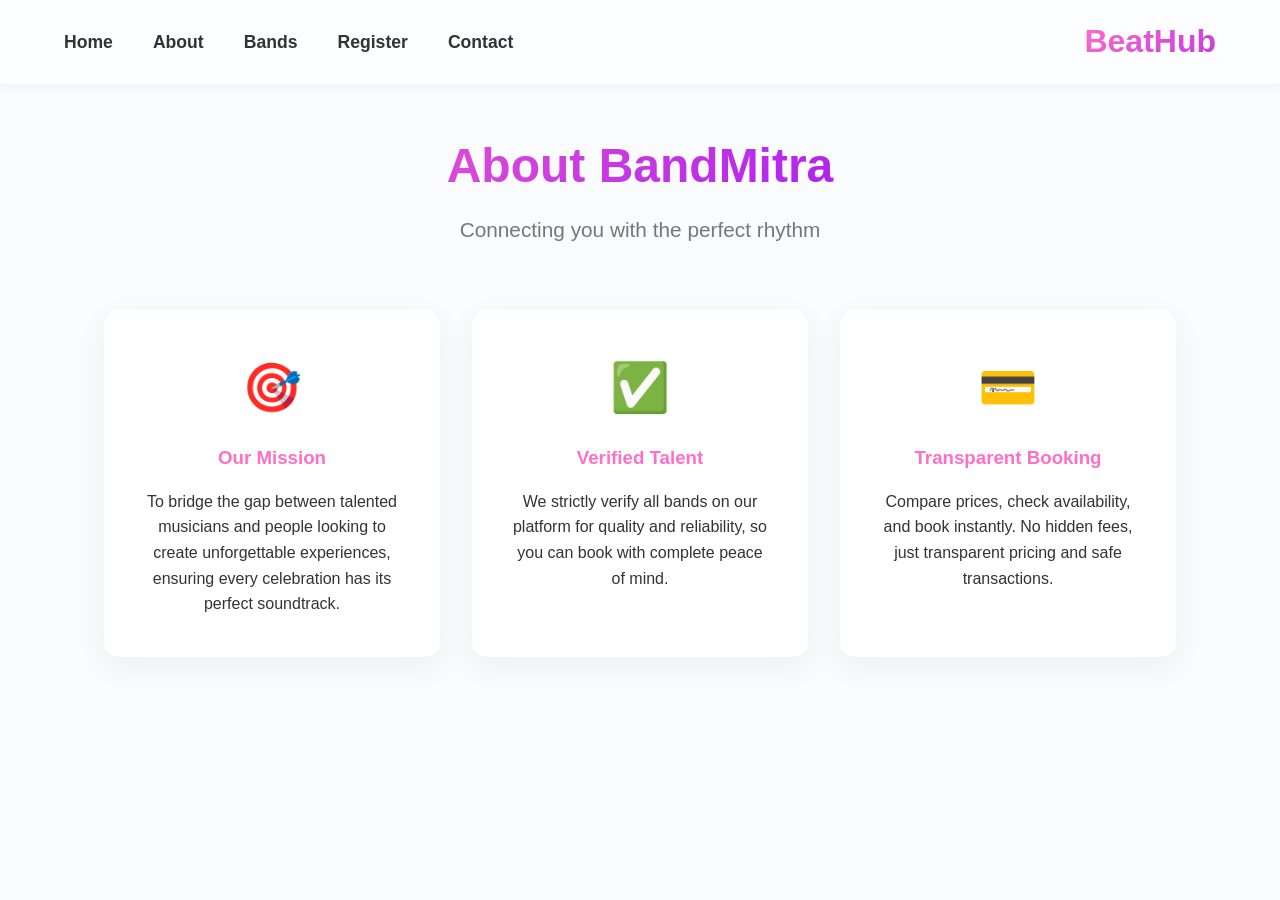
<file: about.html>
<!DOCTYPE html>
<html lang="en">
<head>
  <meta charset="UTF-8">
  <meta name="viewport" content="width=device-width, initial-scale=1.0">
  <title>About Us | BeatHub</title>
  <link rel="stylesheet" href="style.css">
</head>
<body>

  <nav class="navbar">
    <ul class="nav-links">
      <li><a href="index.html">Home</a></li>
      <li><a href="about.html">About</a></li>
      <li><a href="bands.html">Bands</a></li>
      <li><a href="register.html">Register</a></li>
      <li><a href="contact.html">Contact</a></li>
    </ul>
    <div class="logo"><a href="index.html" style="text-decoration: none;">BeatHub</a></div>
  </nav>

  <main class="container">
    <header class="section-header">
      <h1 class="section-title">About BandMitra</h1>
      <p class="section-subtitle">Connecting you with the perfect rhythm</p>
    </header>
    
    <div class="band-list" style="grid-template-columns: repeat(auto-fit, minmax(300px, 1fr));">
      <div class="feature-card">
        <div class="card-icon">🎯</div>
        <h3>Our Mission</h3>
        <p>To bridge the gap between talented musicians and people looking to create unforgettable experiences, ensuring every celebration has its perfect soundtrack.</p>
      </div>
      
      <div class="feature-card">
        <div class="card-icon">✅</div>
        <h3>Verified Talent</h3>
        <p>We strictly verify all bands on our platform for quality and reliability, so you can book with complete peace of mind.</p>
      </div>
      
      <div class="feature-card">
        <div class="card-icon">💳</div>
        <h3>Transparent Booking</h3>
        <p>Compare prices, check availability, and book instantly. No hidden fees, just transparent pricing and safe transactions.</p>
      </div>
    </div>
  </main>

  <script src="script.js"></script>
</body>
</html>
</file>
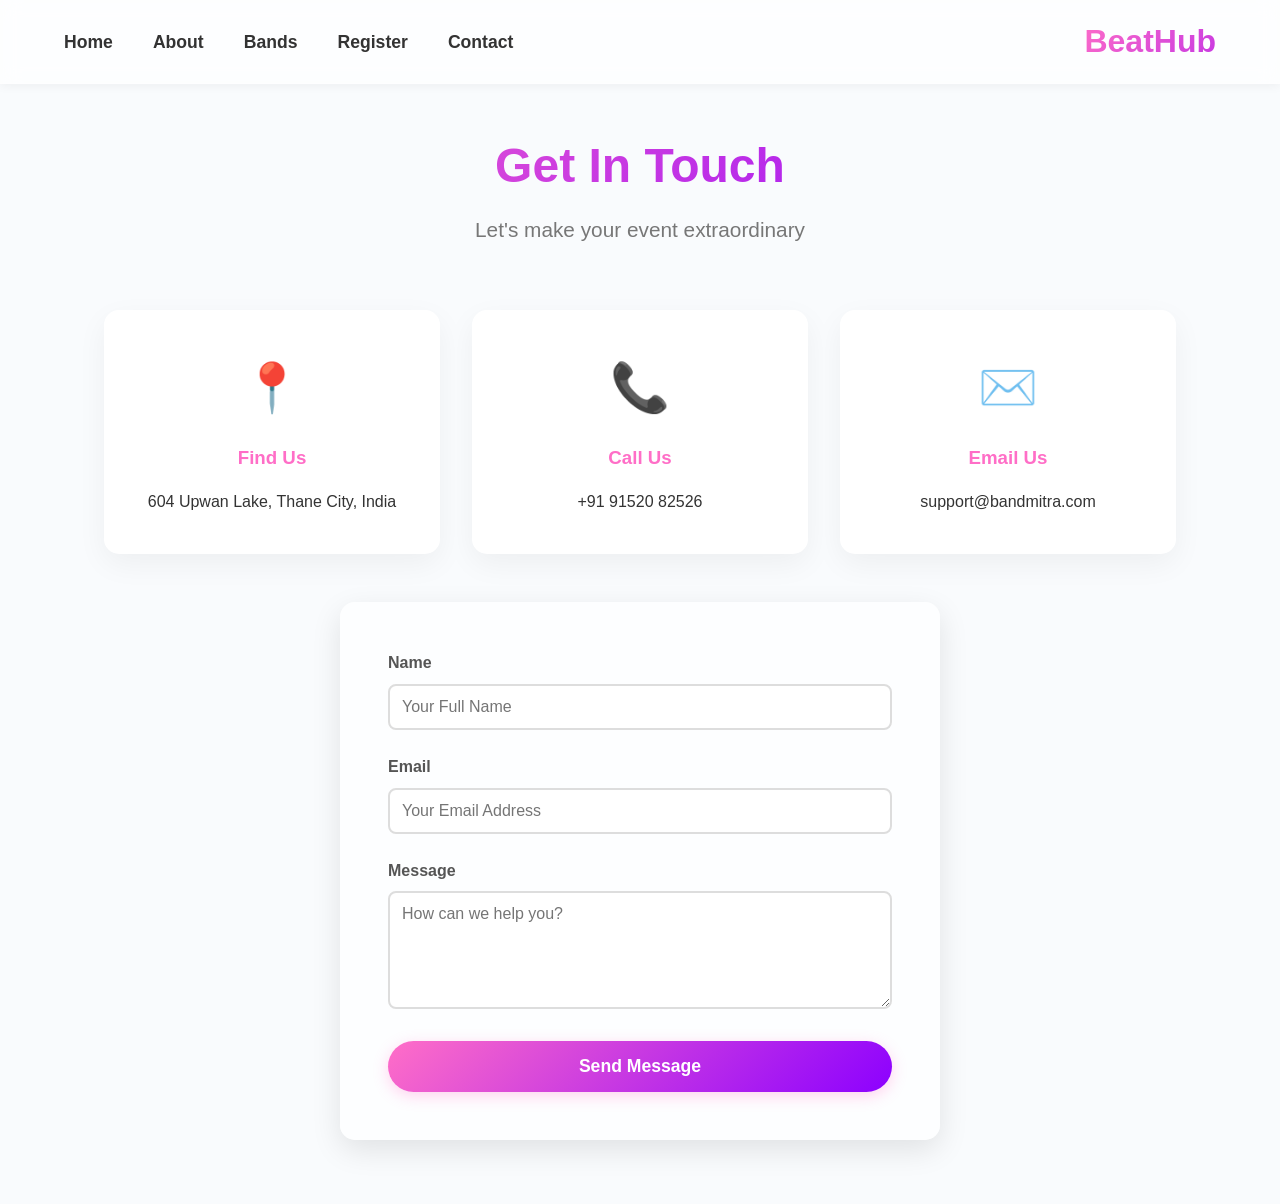
<file: contact.html>
<!DOCTYPE html>
<html lang="en">
<head>
  <meta charset="UTF-8">
  <meta name="viewport" content="width=device-width, initial-scale=1.0">
  <title>Contact Us | BeatHub</title>
  <link rel="stylesheet" href="style.css">
</head>
<body>

  <nav class="navbar">
    <ul class="nav-links">
      <li><a href="index.html">Home</a></li>
      <li><a href="about.html">About</a></li>
      <li><a href="bands.html">Bands</a></li>
      <li><a href="register.html">Register</a></li>
      <li><a href="contact.html">Contact</a></li>
    </ul>
    <div class="logo"><a href="index.html" style="text-decoration: none;">BeatHub</a></div>
  </nav>

  <main class="container">
    <header class="section-header">
      <h1 class="section-title">Get In Touch</h1>
      <p class="section-subtitle">Let's make your event extraordinary</p>
    </header>
    
    <div class="band-list" style="margin-bottom: 3rem; grid-template-columns: repeat(auto-fit, minmax(280px, 1fr));">
        <div class="contact-card">
          <div class="card-icon">📍</div>
          <h3>Find Us</h3>
          <p>604 Upwan Lake, Thane City, India</p>
        </div>
        <div class="contact-card">
          <div class="card-icon">📞</div>
          <h3>Call Us</h3>
          <p>+91 91520 82526</p>
        </div>
        <div class="contact-card">
          <div class="card-icon">✉️</div>
          <h3>Email Us</h3>
          <p>support@bandmitra.com</p>
        </div>
    </div>

    <div class="form-card">
      <form id="contactForm">
        <div class="form-group">
          <label for="contactName">Name</label>
          <input type="text" id="contactName" class="form-input" placeholder="Your Full Name" required>
        </div>
        <div class="form-group">
          <label for="contactEmail">Email</label>
          <input type="email" id="contactEmail" class="form-input" placeholder="Your Email Address" required>
        </div>
        <div class="form-group">
          <label for="message">Message</label>
          <textarea id="message" rows="5" class="form-input" placeholder="How can we help you?" required></textarea>
        </div>
        <button type="submit" class="btn btn-primary" style="width: 100%; padding: 15px;">Send Message</button>
      </form>
    </div>
  </main>

  <script src="script.js"></script>
</body>
</html>
</file>
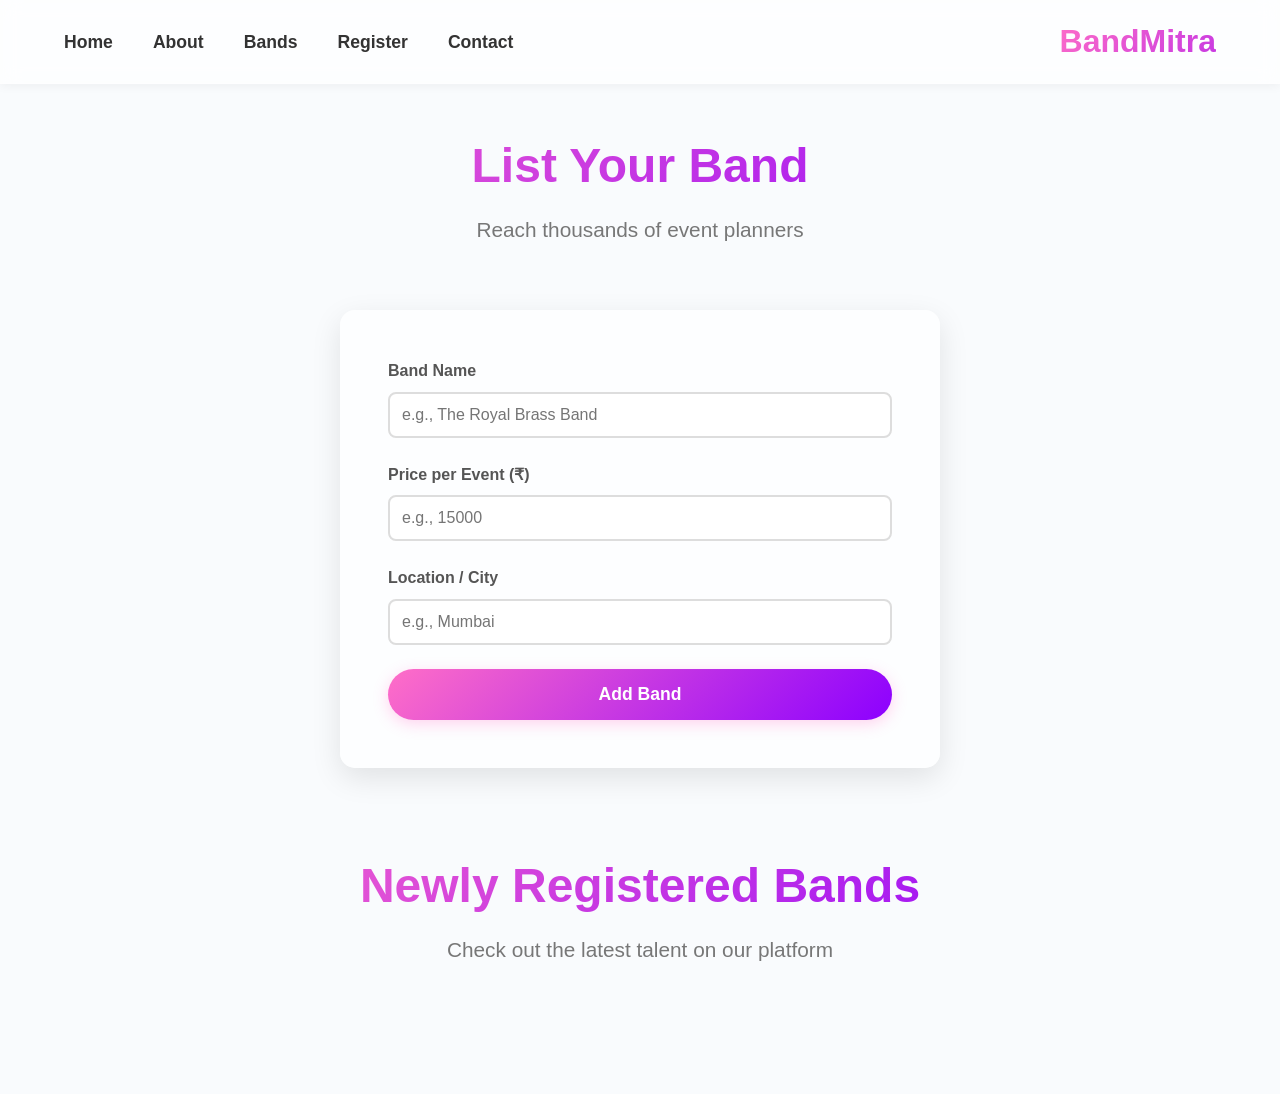
<file: register.html>
<!DOCTYPE html>
<html lang="en">
<head>
  <meta charset="UTF-8">
  <meta name="viewport" content="width=device-width, initial-scale=1.0">
  <title>Register Band | BandMitra</title>
  <link rel="stylesheet" href="style.css">
</head>
<body>

  <nav class="navbar">
    <ul class="nav-links">
      <li><a href="index.html">Home</a></li>
      <li><a href="about.html">About</a></li>
      <li><a href="bands.html">Bands</a></li>
      <li><a href="register.html">Register</a></li>
      <li><a href="contact.html">Contact</a></li>
    </ul>
    <div class="logo"><a href="index.html" style="text-decoration: none;">BandMitra</a></div>
  </nav>

  <main class="container">
    <header class="section-header">
      <h1 class="section-title">List Your Band</h1>
      <p class="section-subtitle">Reach thousands of event planners</p>
    </header>
    
    <div class="form-card">
      <form id="bandRegistrationForm">
        <div class="form-group">
          <label for="bandName">Band Name</label>
          <input type="text" id="bandName" class="form-input" placeholder="e.g., The Royal Brass Band" required>
        </div>
        
        <div class="form-group">
          <label for="bandPrice">Price per Event (₹)</label>
          <input type="number" id="bandPrice" class="form-input" placeholder="e.g., 15000" required>
        </div>

        <div class="form-group">
          <label for="bandLocation">Location / City</label>
          <input type="text" id="bandLocation" class="form-input" placeholder="e.g., Mumbai" required>
        </div>

        <button type="submit" class="btn btn-primary" style="width: 100%; padding: 15px;">Add Band</button>
      </form>
    </div>

    <section class="band-list-section">
      <header class="section-header">
        <h2 class="section-title">Newly Registered Bands</h2>
        <p class="section-subtitle">Check out the latest talent on our platform</p>
      </header>
      <div id="registeredBands" class="band-list">
        </div>
    </section>

  </main>

  <script src="script.js"></script>
</body>
</html>
</file>
<file: style.css>
/* --- CSS Variables & Root Theme --- */
:root {
  --primary-gradient: linear-gradient(135deg, #ff6ec7, #8c00ff); 
  --secondary-gradient: linear-gradient(135deg, #ffd700, #ff8c00); 
  --bg-color: #f9fbfd;
  --text-dark: #333333;
  --text-light: #ffffff;
  --glass-bg: rgba(255, 255, 255, 0.7);
  --glass-border: rgba(255, 255, 255, 0.3);
  --transition-speed: 0.3s;
}

/* --- Base Styles --- */
* {
  margin: 0;
  padding: 0;
  box-sizing: border-box;
  font-family: 'Segoe UI', Tahoma, Geneva, Verdana, sans-serif;
}

body {
  background-color: var(--bg-color);
  color: var(--text-dark);
  overflow-x: hidden;
  line-height: 1.6;
}

/* Stops scrolling specifically on the home page */
.home-body {
  overflow: hidden; 
}

/* --- Base Animations --- */
@keyframes fadeInUp {
  from { opacity: 0; transform: translateY(30px); }
  to { opacity: 1; transform: translateY(0); }
}

@keyframes gradientShift {
  0% { background-position: 0% 50%; }
  50% { background-position: 100% 50%; }
  100% { background-position: 0% 50%; }
}

/* --- Navbar --- */
.navbar {
  display: flex;
  justify-content: space-between;
  align-items: center;
  padding: 1rem 5%;
  position: fixed;
  top: 0;
  width: 100%;
  background: var(--glass-bg);
  backdrop-filter: blur(10px);
  border-bottom: 1px solid var(--glass-border);
  box-shadow: 0 2px 10px rgba(0, 0, 0, 0.05);
  z-index: 1000;
  transition: all var(--transition-speed) ease;
}

.nav-links {
  list-style: none;
  display: flex;
  gap: 2.5rem;
}

.nav-links li a {
  text-decoration: none;
  color: var(--text-dark);
  font-weight: 600;
  font-size: 1.1rem;
  position: relative;
  transition: color var(--transition-speed);
}

.nav-links li a::after {
  content: '';
  position: absolute;
  width: 0;
  height: 2.5px;
  bottom: -4px;
  left: 0;
  background: var(--primary-gradient);
  transition: width var(--transition-speed) ease;
}

.nav-links li a:hover {
  color: #ff6ec7;
}

.nav-links li a:hover::after {
  width: 100%;
}

.logo {
  display: flex;
  gap: 2px;
  text-decoration: none;
  font-size: 2rem;
  font-weight: 800;
  background: var(--primary-gradient);
  -webkit-background-clip: text;
  -webkit-text-fill-color: transparent;
  background-size: 200% 200%;
  animation: gradientShift 5s ease infinite;
  cursor: pointer;
  color: inherit;
}

.img-logo {
  width: 60px;
  /* gap: 5px; */
}

/* --- Buttons --- */
.btn {
  padding: 0.8rem 2rem;
  border: none;
  border-radius: 30px;
  cursor: pointer;
  font-weight: bold;
  font-size: 1.1rem;
  transition: all var(--transition-speed) ease;
  box-shadow: 0 4px 15px rgba(255, 110, 199, 0.3);
}

.btn-primary {
  background: var(--primary-gradient);
  color: var(--text-light);
}

/* --- Shared Layout Classes --- */
.container {
  max-width: 1200px;
  margin: 0 auto;
  padding: 8rem 5% 4rem; /* Added top padding to clear navbar */
  animation: fadeInUp 0.8s ease forwards;
}

.section-header {
  text-align: center;
  margin-bottom: 4rem;
}

.section-title {
  font-size: 3rem;
  font-weight: 800;
  margin-bottom: 0.5rem;
  background: var(--primary-gradient);
  -webkit-background-clip: text;
  -webkit-text-fill-color: transparent;
}

.section-subtitle {
  font-size: 1.3rem;
  color: #777;
}

/* ========================================================
   FULL SCREEN HERO IMAGE (HOME PAGE)
   ======================================================== */
.hero-fullscreen {
  position: absolute;
  top: 0;
  left: 0;
  width: 100vw;
  height: 100vh;
  z-index: -1; /* Keeps it behind the navbar and buttons */
  overflow: hidden;
  background-color: #000; /* Fallback color */
}

.hero-img {
  width: 100%;
  height: 100%;
  object-fit: cover; /* Stretches the image to fill the screen perfectly without squishing */
  filter: brightness(0.90); /* Slightly darkens the image so your buttons pop more */
}

/* ========================================================
   BUTTON STYLES & ANIMATIONS (MID-LEFT & BOTTOM-RIGHT) 
   ======================================================== */

@keyframes slideInLeft {
  from { opacity: 0; transform: translate(-50px, -50%); }
  to { opacity: 1; transform: translate(0, -50%); }
}

@keyframes floatBounce {
  0%, 100% { transform: translateY(0); }
  50% { transform: translateY(-12px); }
}

/* Mid Left Button (Over the Image) */
.btn-mid-left {
  position: absolute;
  bottom: 15%;
  left: 5%; 
  transform: translateY(-50%);
  padding: 1rem 2rem;
  font-size: 1.2rem;
  font-weight: bold;
  color: white;
  text-decoration: none;
  background: linear-gradient(135deg, #ff416c, #ff4b2b); 
  border-radius: 30px;
  box-shadow: 0 5px 20px rgba(255, 65, 108, 0.5);
  z-index: 10;
  
  animation: slideInLeft 1s ease-out forwards;
  transition: transform 0.3s ease, box-shadow 0.3s ease, background 0.3s ease;
}

.btn-mid-left:hover {
  transform: translateY(-50%) scale(1.08); 
  box-shadow: 0 8px 30px rgba(255, 65, 108, 0.8);
  background: linear-gradient(135deg, #ff4b2b, #ff416c); 
}

/* Floating Bottom Right Button (Add Band) */
.btn-floating-right {
  position: fixed;
  bottom: 40px;
  right: 40px;
  padding: 1rem 2rem;
  font-size: 1.2rem;
  font-weight: bold;
  color: white;
  text-decoration: none;
  background: var(--primary-gradient); 
  border-radius: 50px;
  box-shadow: 0 10px 25px rgba(140, 0, 255, 0.4);
  z-index: 9999;
  
  animation: floatBounce 3s infinite ease-in-out;
  transition: transform 0.3s ease, box-shadow 0.3s ease;
  
  display: flex;
  align-items: center;
  gap: 8px;
}

.btn-floating-right:hover {
  animation-play-state: paused;
  transform: scale(1.1) translateY(-5px);
  box-shadow: 0 15px 35px rgba(140, 0, 255, 0.7);
  background: linear-gradient(135deg, #8c00ff, #ff6ec7);
}

/* --- Register Page Specific --- */
.form-card {
  background: var(--glass-bg);
  padding: 3rem;
  border-radius: 15px;
  box-shadow: 0 10px 30px rgba(0,0,0,0.1);
  max-width: 600px;
  margin: 0 auto;
}

.form-group {
  margin-bottom: 1.5rem;
}

.form-group label {
  display: block;
  margin-bottom: 0.5rem;
  font-weight: 600;
  color: #555;
}

.form-input {
  width: 100%;
  padding: 12px;
  border: 2px solid #ddd;
  border-radius: 8px;
  transition: all var(--transition-speed);
  font-size: 1rem;
}

.form-input:focus {
  outline: none;
  border-color: #ff6ec7;
  box-shadow: 0 0 0 3px rgba(255, 110, 199, 0.1);
}

.band-list-section {
  margin-top: 5rem;
  animation: fadeInUp 1s ease forwards;
}

.band-list {
  display: grid;
  grid-template-columns: repeat(auto-fill, minmax(300px, 1fr));
  gap: 2rem;
}

.band-card {
  background: var(--text-light);
  padding: 2rem;
  border-radius: 15px;
  box-shadow: 0 5px 15px rgba(0,0,0,0.05);
  text-align: center;
  border-bottom: 4px solid #ff6ec7;
  transition: transform var(--transition-speed);
}

.band-card:hover {
  transform: translateY(-5px);
}

.band-card h3 {
  font-size: 1.5rem;
  color: #ff6ec7;
  margin-bottom: 10px;
}

.band-card .price {
  font-size: 1.8rem;
  font-weight: 800;
  color: var(--text-dark);
  margin: 10px 0;
}

/* --- About & Contact Specific --- */
.feature-card, .contact-card {
  background: var(--text-light);
  padding: 2.5rem;
  border-radius: 15px;
  box-shadow: 0 10px 30px rgba(0,0,0,0.05);
  text-align: center;
  transition: transform var(--transition-speed);
}

.feature-card:hover, .contact-card:hover {
  transform: translateY(-8px);
}

.card-icon {
  font-size: 3rem;
  margin-bottom: 1rem;
}

.feature-card h3, .contact-card h3 {
  color: #ff6ec7;
  margin-bottom: 1rem;
}

/* ========================================================
   BANDS.HTML SPECIFIC STYLES (APP UI MOCKUP)
   ======================================================== */

.bands-body {
  background-color: #ffffff;
  padding-top: 80px; /* Offset for navbar */
}

.app-container {
  max-width: 1200px;
  margin: 0 auto;
  padding: 20px 5%;
}

/* Search Bar */
.search-section {
  padding: 15px 0;
  border-bottom: 1px solid #eee;
}

.search-box {
  display: flex;
  align-items: center;
  background: #f5f5f5;
  border-radius: 8px;
  padding: 10px 15px;
  border: 1px solid #e0e0e0;
  transition: all 0.3s ease;
}

.search-box:focus-within {
  border-color: #ff6ec7;
  box-shadow: 0 0 8px rgba(255, 110, 199, 0.2);
}

.search-icon {
  margin-right: 10px;
  color: #888;
}

.search-box input {
  border: none;
  background: transparent;
  width: 100%;
  font-size: 1rem;
  outline: none;
  color: #333;
}

.filter-label {
  font-size: 0.8rem;
  color: #777;
  letter-spacing: 1px;
  text-transform: uppercase;
}

.filter-dropdown {
  font-size: 1.5rem;
  color: #0088cc;
  margin: 5px 0 15px 0;
  cursor: pointer;
}

.pill {
  padding: 8px 16px;
  border: 1px solid #ddd;
  background: white;
  border-radius: 20px;
  font-size: 0.9rem;
  color: #333;
  cursor: pointer;
  transition: all 0.3s ease;
}

.pill:hover {
  background: #f0f0f0;
  border-color: #ccc;
  transform: translateY(-2px);
}

/* Main Grid Layout */
.registered-bands-header {
  padding: 20px 0;
}

.registered-bands-header h2 {
  font-size: 1.3rem;
  color: #222;
}

.bands-app-grid {
  display: grid;
  grid-template-columns: repeat(3, 1fr); /* Exactly 3 columns */
  gap: 20px;
  padding-bottom: 50px;
}

/* Responsive Grid Fallback */
@media (max-width: 900px) {
  .bands-app-grid { grid-template-columns: repeat(2, 1fr); }
}
@media (max-width: 600px) {
  .bands-app-grid { grid-template-columns: 1fr; }
}

/* Card Styling */
.app-card {
  background: white;
  border: 1px solid black;
  border-radius: 12px;
  overflow: hidden;
  box-shadow: 0 4px 10px rgba(0,0,0,0.03);
  transition: transform 0.3s ease, box-shadow 0.3s ease;
  display: flex;
  flex-direction: column;
}

.app-card:hover {
  transform: translateY(-5px);
  box-shadow: 0 10px 20px rgba(0,0,0,0.1);
}

.app-card-img-container {
  position: relative;
  height: 250px;
  width: 100%;
}

.app-card-img-container img {
  width: 100%;
  height: 100%;
  object-fit: cover;
}

.coupon-badge {
  position: absolute;
  bottom: 10px;
  left: 10px;
  background: linear-gradient(135deg, #ff7e5f, #feb47b);
  color: white;
  padding: 4px 10px;
  border-radius: 4px;
  font-size: 0.75rem;
  font-weight: bold;
  box-shadow: 0 2px 5px rgba(0,0,0,0.2);
}

/* Card Content */
.app-card-content {
  padding: 15px;
  display: flex;
  flex-direction: column;
  flex-grow: 1;
}

.app-card-tags {
  display: flex;
  gap: 8px;
  margin-bottom: 10px;
}

.tag {
  background: #f4f6f8;
  color: #555;
  padding: 4px 8px;
  border-radius: 4px;
  font-size: 0.7rem;
  font-weight: bold;
  letter-spacing: 0.5px;
}

.app-card-title {
  font-size: 1.1rem;
  color: #222;
  margin-bottom: 8px;
  font-weight: 700;
  line-height: 1.3;
}

.app-card-location {
  font-size: 0.9rem;
  color: #666;
  margin-bottom: 15px;
}

/* Footer & Pricing */
.app-card-footer {
  margin-top: auto; /* Pushes footer to the bottom */
  display: flex;
  justify-content: space-between;
  align-items: flex-end;
}

.current-price {
  font-size: 1.3rem;
  font-weight: 800;
  color: #222;
  display: block;
}

.discount-row {
  display: flex;
  align-items: center;
  gap: 5px;
  margin-top: 2px;
}

.old-price {
  font-size: 0.85rem;
  color: #999;
  text-decoration: line-through;
}

.discount-percent {
  font-size: 0.85rem;
  color: #e5824c;
  font-weight: bold;
}

/* Book Now Button */
.book-now-btn {
  background: linear-gradient(135deg, #ff7e5f, #ff4b2b);
  color: white;
  border: none;
  padding: 8px 16px;
  border-radius: 6px;
  font-weight: bold;
  font-size: 0.9rem;
  cursor: pointer;
  transition: all 0.3s ease;
  box-shadow: 0 3px 10px rgba(255, 75, 43, 0.3);
}

.book-now-btn:hover {
  transform: scale(1.05);
  box-shadow: 0 5px 15px rgba(255, 75, 43, 0.5);
  background: linear-gradient(135deg, #ff4b2b, #ff7e5f);
}
</file>
